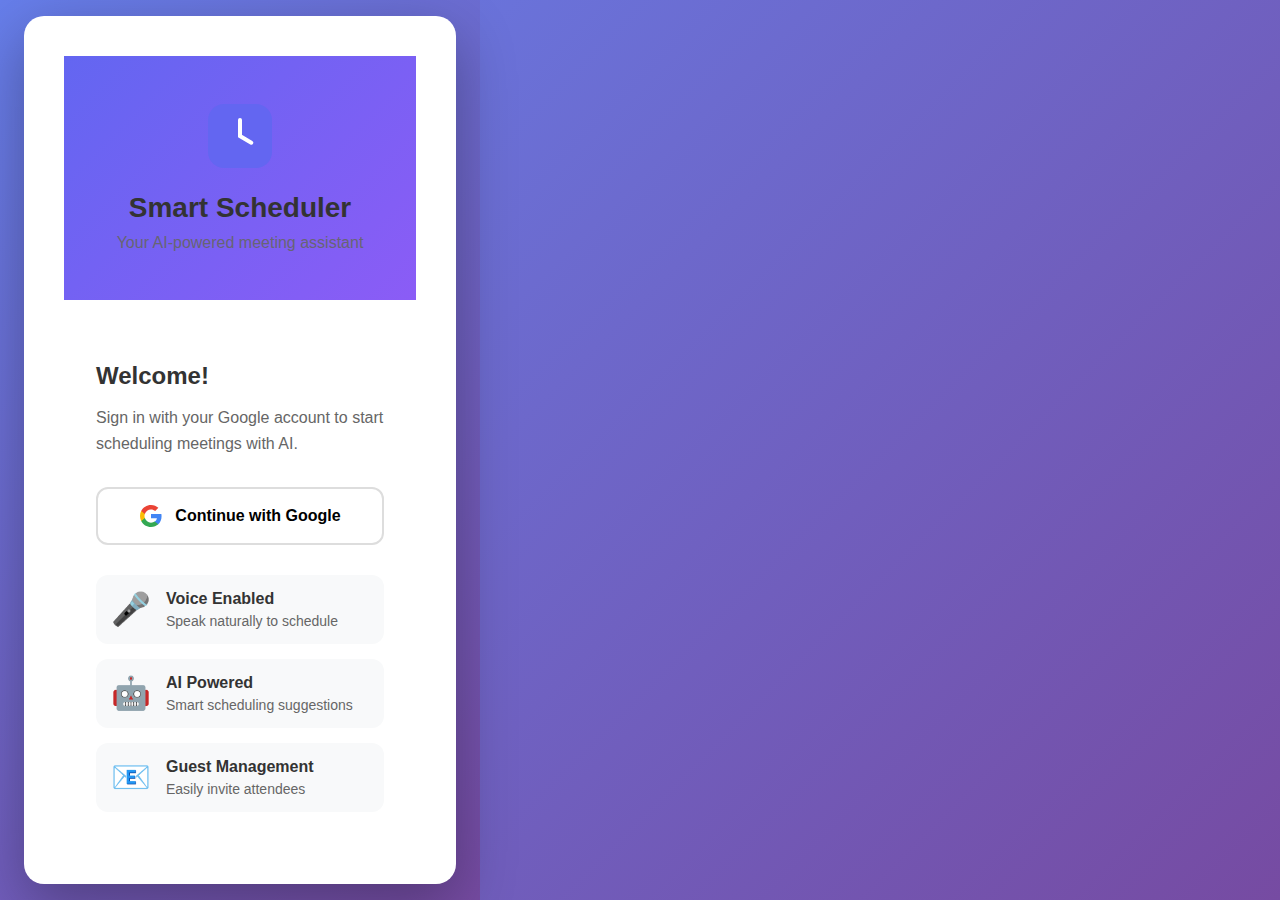
<file: frontend/login.html>
<!DOCTYPE html>
<html lang="en">
<head>
    <meta charset="UTF-8">
    <meta name="viewport" content="width=device-width, initial-scale=1.0">
    <title>Login - Smart Scheduler</title>
    <link rel="stylesheet" href="css/style.css">
</head>
<body class="login-page">
    <div class="login-container">
        <div class="login-card">
            <div class="login-header">
                <svg width="64" height="64" viewBox="0 0 64 64" fill="none">
                    <rect width="64" height="64" rx="16" fill="#6366f1"/>
                    <path d="M32 16v16l11.32 6.74" stroke="white" stroke-width="4" stroke-linecap="round"/>
                </svg>
                <h1>Smart Scheduler</h1>
                <p>Your AI-powered meeting assistant</p>
            </div>

            <div class="login-body">
                <h2>Welcome!</h2>
                <p>Sign in with your Google account to start scheduling meetings with AI.</p>
                
                <button id="googleLoginBtn" class="btn-google">
                    <svg width="24" height="24" viewBox="0 0 24 24">
                        <path fill="#4285F4" d="M22.56 12.25c0-.78-.07-1.53-.2-2.25H12v4.26h5.92c-.26 1.37-1.04 2.53-2.21 3.31v2.77h3.57c2.08-1.92 3.28-4.74 3.28-8.09z"/>
                        <path fill="#34A853" d="M12 23c2.97 0 5.46-.98 7.28-2.66l-3.57-2.77c-.98.66-2.23 1.06-3.71 1.06-2.86 0-5.29-1.93-6.16-4.53H2.18v2.84C3.99 20.53 7.7 23 12 23z"/>
                        <path fill="#FBBC05" d="M5.84 14.09c-.22-.66-.35-1.36-.35-2.09s.13-1.43.35-2.09V7.07H2.18C1.43 8.55 1 10.22 1 12s.43 3.45 1.18 4.93l2.85-2.22.81-.62z"/>
                        <path fill="#EA4335" d="M12 5.38c1.62 0 3.06.56 4.21 1.64l3.15-3.15C17.45 2.09 14.97 1 12 1 7.7 1 3.99 3.47 2.18 7.07l3.66 2.84c.87-2.6 3.3-4.53 6.16-4.53z"/>
                    </svg>
                    <span>Continue with Google</span>
                </button>

                <div class="features">
                    <div class="feature">
                        <div class="feature-icon">🎤</div>
                        <div class="feature-text">
                            <h3>Voice Enabled</h3>
                            <p>Speak naturally to schedule</p>
                        </div>
                    </div>
                    <div class="feature">
                        <div class="feature-icon">🤖</div>
                        <div class="feature-text">
                            <h3>AI Powered</h3>
                            <p>Smart scheduling suggestions</p>
                        </div>
                    </div>
                    <div class="feature">
                        <div class="feature-icon">📧</div>
                        <div class="feature-text">
                            <h3>Guest Management</h3>
                            <p>Easily invite attendees</p>
                        </div>
                    </div>
                </div>
            </div>
        </div>
    </div>

    <script>
        const API_URL = 'http://34.133.159.102:8080';

        document.getElementById('googleLoginBtn').addEventListener('click', async () => {
            try {
                const response = await fetch(`${API_URL}/auth/login`);
                const data = await response.json();
                
                if (data.auth_url) {
                    window.location.href = data.auth_url;
                }
            } catch (error) {
                console.error('Login error:', error);
                alert('Failed to initiate login. Please try again.');
            }
        });

        // Check if already logged in
        window.addEventListener('load', () => {
            const token = localStorage.getItem('auth_token');
            if (token) {
                window.location.href = '/';
            }
        });
    </script>
</body>
</html>
</file>
<file: frontend/css/style.css>
* {
    margin: 0;
    padding: 0;
    box-sizing: border-box;
}

:root {
    --primary: #6366f1;
    --primary-dark: #4f46e5;
    --secondary: #8b5cf6;
    --success: #10b981;
    --danger: #ef4444;
    --warning: #f59e0b;
    --bg-primary: #ffffff;
    --bg-secondary: #f9fafb;
    --bg-tertiary: #f3f4f6;
    --text-primary: #111827;
    --text-secondary: #6b7280;
    --border: #e5e7eb;
    --shadow: 0 1px 3px rgba(0,0,0,0.1);
    --shadow-lg: 0 10px 25px rgba(0,0,0,0.1);
}

body {
    font-family: -apple-system, BlinkMacSystemFont, 'Segoe UI', Roboto, Oxygen, Ubuntu, Cantarell, sans-serif;
    background: linear-gradient(135deg, #667eea 0%, #764ba2 100%);
    min-height: 100vh;
    color: var(--text-primary);
}

.container {
    max-width: 1200px;
    margin: 0 auto;
    padding: 20px;
}

/* Header */
.header {
    background: var(--bg-primary);
    border-radius: 16px;
    padding: 16px 24px;
    margin-bottom: 20px;
    display: flex;
    justify-content: space-between;
    align-items: center;
    box-shadow: var(--shadow-lg);
}

.logo {
    display: flex;
    align-items: center;
    gap: 12px;
}

.logo h1 {
    font-size: 24px;
    font-weight: 700;
    color: var(--text-primary);
}

.user-info {
    display: flex;
    align-items: center;
    gap: 12px;
}

.avatar {
    width: 40px;
    height: 40px;
    border-radius: 50%;
    border: 2px solid var(--primary);
}

.user-name {
    font-weight: 500;
    color: var(--text-primary);
}

.btn-logout {
    padding: 8px 16px;
    border: none;
    border-radius: 8px;
    background: var(--danger);
    color: white;
    cursor: pointer;
    font-size: 14px;
    font-weight: 500;
    transition: all 0.2s;
}

.btn-logout:hover {
    background: #dc2626;
    transform: translateY(-1px);
}

/* Main Content */
.main-content {
    display: grid;
    gap: 20px;
}

/* Context Card */
.context-card {
    background: var(--bg-primary);
    border-radius: 16px;
    padding: 20px;
    display: flex;
    align-items: center;
    gap: 16px;
    box-shadow: var(--shadow-lg);
}

.context-icon {
    font-size: 48px;
}

.context-info {
    flex: 1;
}

.context-time {
    font-size: 28px;
    font-weight: 700;
    color: var(--text-primary);
    margin-bottom: 4px;
}

.context-date {
    font-size: 16px;
    color: var(--text-secondary);
}

/* Chat Container */
.chat-container {
    background: var(--bg-primary);
    border-radius: 16px;
    box-shadow: var(--shadow-lg);
    display: flex;
    flex-direction: column;
    height: 600px;
}

.chat-messages {
    flex: 1;
    padding: 24px;
    overflow-y: auto;
    display: flex;
    flex-direction: column;
    gap: 16px;
}

.chat-messages::-webkit-scrollbar {
    width: 8px;
}

.chat-messages::-webkit-scrollbar-thumb {
    background: var(--border);
    border-radius: 4px;
}

.welcome-message {
    text-align: center;
    padding: 40px 20px;
}

.welcome-message h2 {
    font-size: 32px;
    margin-bottom: 16px;
    color: var(--text-primary);
}

.welcome-message p {
    font-size: 16px;
    color: var(--text-secondary);
    margin-bottom: 24px;
}

.welcome-message ul {
    text-align: left;
    max-width: 400px;
    margin: 0 auto 24px;
    list-style: none;
}

.welcome-message li {
    padding: 8px 0;
    font-size: 15px;
    color: var(--text-secondary);
}

.tip {
    background: var(--bg-tertiary);
    padding: 12px 20px;
    border-radius: 8px;
    font-size: 14px;
    color: var(--text-secondary);
    display: inline-block;
}

/* Message Bubbles */
.message {
    display: flex;
    gap: 12px;
    max-width: 80%;
    animation: slideIn 0.3s ease;
}

@keyframes slideIn {
    from {
        opacity: 0;
        transform: translateY(10px);
    }
    to {
        opacity: 1;
        transform: translateY(0);
    }
}

.message.user {
    align-self: flex-end;
    flex-direction: row-reverse;
}

.message-avatar {
    width: 36px;
    height: 36px;
    border-radius: 50%;
    background: var(--primary);
    color: white;
    display: flex;
    align-items: center;
    justify-content: center;
    font-weight: 600;
    flex-shrink: 0;
}

.message.user .message-avatar {
    background: var(--secondary);
}

.message-content {
    background: var(--bg-secondary);
    padding: 12px 16px;
    border-radius: 16px;
    font-size: 15px;
    line-height: 1.5;
}

.message.user .message-content {
    background: var(--primary);
    color: white;
}

.message-tools {
    margin-top: 8px;
    padding: 8px;
    background: var(--bg-tertiary);
    border-radius: 8px;
    font-size: 13px;
    color: var(--text-secondary);
}

.tool-item {
    display: flex;
    align-items: center;
    gap: 6px;
    padding: 4px 0;
}

.tool-icon {
    color: var(--success);
}

/* Input Area */
.input-area {
    padding: 20px 24px;
    border-top: 1px solid var(--border);
    display: flex;
    gap: 12px;
    align-items: center;
}

.btn-voice {
    width: 48px;
    height: 48px;
    border: 2px solid var(--primary);
    background: white;
    border-radius: 12px;
    cursor: pointer;
    display: flex;
    align-items: center;
    justify-content: center;
    color: var(--primary);
    transition: all 0.2s;
    position: relative;
}

.btn-voice:hover {
    background: var(--primary);
    color: white;
    transform: scale(1.05);
}

.btn-voice:active {
    transform: scale(0.95);
}

.btn-voice.recording {
    background: var(--danger);
    border-color: var(--danger);
    color: white;
    animation: pulse 1.5s infinite;
}

@keyframes pulse {
    0%, 100% {
        opacity: 1;
    }
    50% {
        opacity: 0.7;
    }
}

.voice-status {
    display: none;
}

.message-input {
    flex: 1;
    padding: 12px 16px;
    border: 2px solid var(--border);
    border-radius: 12px;
    font-size: 15px;
    font-family: inherit;
    transition: border-color 0.2s;
}

.message-input:focus {
    outline: none;
    border-color: var(--primary);
}

.btn-send {
    width: 48px;
    height: 48px;
    border: none;
    background: var(--primary);
    color: white;
    border-radius: 12px;
    cursor: pointer;
    display: flex;
    align-items: center;
    justify-content: center;
    transition: all 0.2s;
}

.btn-send:hover {
    background: var(--primary-dark);
    transform: scale(1.05);
}

.btn-send:active {
    transform: scale(0.95);
}

.btn-send:disabled {
    opacity: 0.5;
    cursor: not-allowed;
}

/* Voice Indicator */
.voice-indicator {
    padding: 16px;
    background: var(--bg-tertiary);
    border-radius: 12px;
    display: flex;
    align-items: center;
    justify-content: center;
    gap: 8px;
    margin: 0 24px 16px;
}

.voice-wave {
    width: 4px;
    height: 20px;
    background: var(--primary);
    border-radius: 2px;
    animation: wave 1s infinite ease-in-out;
}

.voice-wave:nth-child(2) {
    animation-delay: 0.1s;
}

.voice-wave:nth-child(3) {
    animation-delay: 0.2s;
}

@keyframes wave {
    0%, 100% {
        height: 20px;
    }
    50% {
        height: 30px;
    }
}

/* Loading Overlay */
.loading-overlay {
    position: fixed;
    top: 0;
    left: 0;
    right: 0;
    bottom: 0;
    background: rgba(0, 0, 0, 0.5);
    display: flex;
    flex-direction: column;
    align-items: center;
    justify-content: center;
    z-index: 1000;
}

.spinner {
    width: 48px;
    height: 48px;
    border: 4px solid rgba(255, 255, 255, 0.3);
    border-top-color: white;
    border-radius: 50%;
    animation: spin 1s linear infinite;
}

@keyframes spin {
    to {
        transform: rotate(360deg);
    }
}

.loading-overlay p {
    color: white;
    margin-top: 16px;
    font-size: 16px;
}

/* Login Page */
.login-page {
    display: flex;
    align-items: center;
    justify-content: center;
    min-height: 100vh;
    padding: 20px;
}

.login-container {
    width: 100%;
    max-width: 480px;
}

.login-card {
    background: var(--bg-primary);
    border-radius: 24px;
    box-shadow: var(--shadow-lg);
    overflow: hidden;
}

.login-header {
    background: linear-gradient(135deg, var(--primary), var(--secondary));
    color: white;
    padding: 48px 32px;
    text-align: center;
}

.login-header svg {
    margin-bottom: 16px;
}

.login-header h1 {
    font-size: 32px;
    margin-bottom: 8px;
}

.login-header p {
    opacity: 0.9;
    font-size: 16px;
}

.login-body {
    padding: 32px;
}

.login-body h2 {
    font-size: 24px;
    margin-bottom: 8px;
}

.login-body > p {
    color: var(--text-secondary);
    margin-bottom: 32px;
    line-height: 1.6;
}

.btn-google {
    width: 100%;
    padding: 14px 24px;
    border: 2px solid var(--border);
    background: white;
    border-radius: 12px;
    display: flex;
    align-items: center;
    justify-content: center;
    gap: 12px;
    cursor: pointer;
    font-size: 16px;
    font-weight: 600;
    transition: all 0.2s;
    margin-bottom: 32px;
}

.btn-google:hover {
    border-color: var(--primary);
    transform: translateY(-2px);
    box-shadow: var(--shadow-lg);
}

.features {
    display: flex;
    flex-direction: column;
    gap: 16px;
}

.feature {
    display: flex;
    gap: 12px;
    align-items: flex-start;
}

.feature-icon {
    font-size: 32px;
}

.feature-text h3 {
    font-size: 16px;
    margin-bottom: 4px;
}

.feature-text p {
    font-size: 14px;
    color: var(--text-secondary);
}

/* Responsive */
@media (max-width: 768px) {
    .container {
        padding: 12px;
    }
    
    .header {
        flex-direction: column;
        gap: 12px;
        text-align: center;
    }
    
    .chat-container {
        height: 500px;
    }
    
    .message {
        max-width: 90%;
    }
    
    .context-time {
        font-size: 20px;
    }
}

/* Add these styles to your existing style.css */

.login-container {
    position: fixed;
    top: 0;
    left: 0;
    width: 100%;
    height: 100%;
    background: linear-gradient(135deg, #667eea 0%, #764ba2 100%);
    display: flex;
    justify-content: center;
    align-items: center;
    z-index: 9999;
}

.login-card {
    background: white;
    border-radius: 20px;
    padding: 40px;
    max-width: 500px;
    width: 90%;
    box-shadow: 0 20px 60px rgba(0,0,0,0.3);
}

.login-header {
    text-align: center;
    margin-bottom: 30px;
}

.login-header svg {
    margin-bottom: 20px;
}

.login-header h1 {
    font-size: 28px;
    color: #333;
    margin-bottom: 10px;
}

.login-header p {
    color: #666;
    font-size: 16px;
}

.login-body h2 {
    font-size: 24px;
    color: #333;
    margin-bottom: 15px;
}

.login-body > p {
    color: #666;
    margin-bottom: 30px;
    line-height: 1.6;
}

.btn-google {
    width: 100%;
    padding: 15px;
    background: white;
    border: 2px solid #ddd;
    border-radius: 12px;
    font-size: 16px;
    font-weight: 600;
    cursor: pointer;
    display: flex;
    align-items: center;
    justify-content: center;
    gap: 12px;
    transition: all 0.3s;
    margin-bottom: 30px;
}

.btn-google:hover {
    background: #f8f9fa;
    border-color: #4285F4;
    transform: translateY(-2px);
    box-shadow: 0 4px 12px rgba(66, 133, 244, 0.2);
}

.features {
    display: flex;
    flex-direction: column;
    gap: 15px;
}

.feature {
    display: flex;
    align-items: center;
    gap: 15px;
    padding: 15px;
    background: #f8f9fa;
    border-radius: 12px;
}

.feature-icon {
    font-size: 32px;
    flex-shrink: 0;
}

.feature-text h3 {
    font-size: 16px;
    color: #333;
    margin-bottom: 5px;
}

.feature-text p {
    font-size: 14px;
    color: #666;
    margin: 0;
}
</file>
